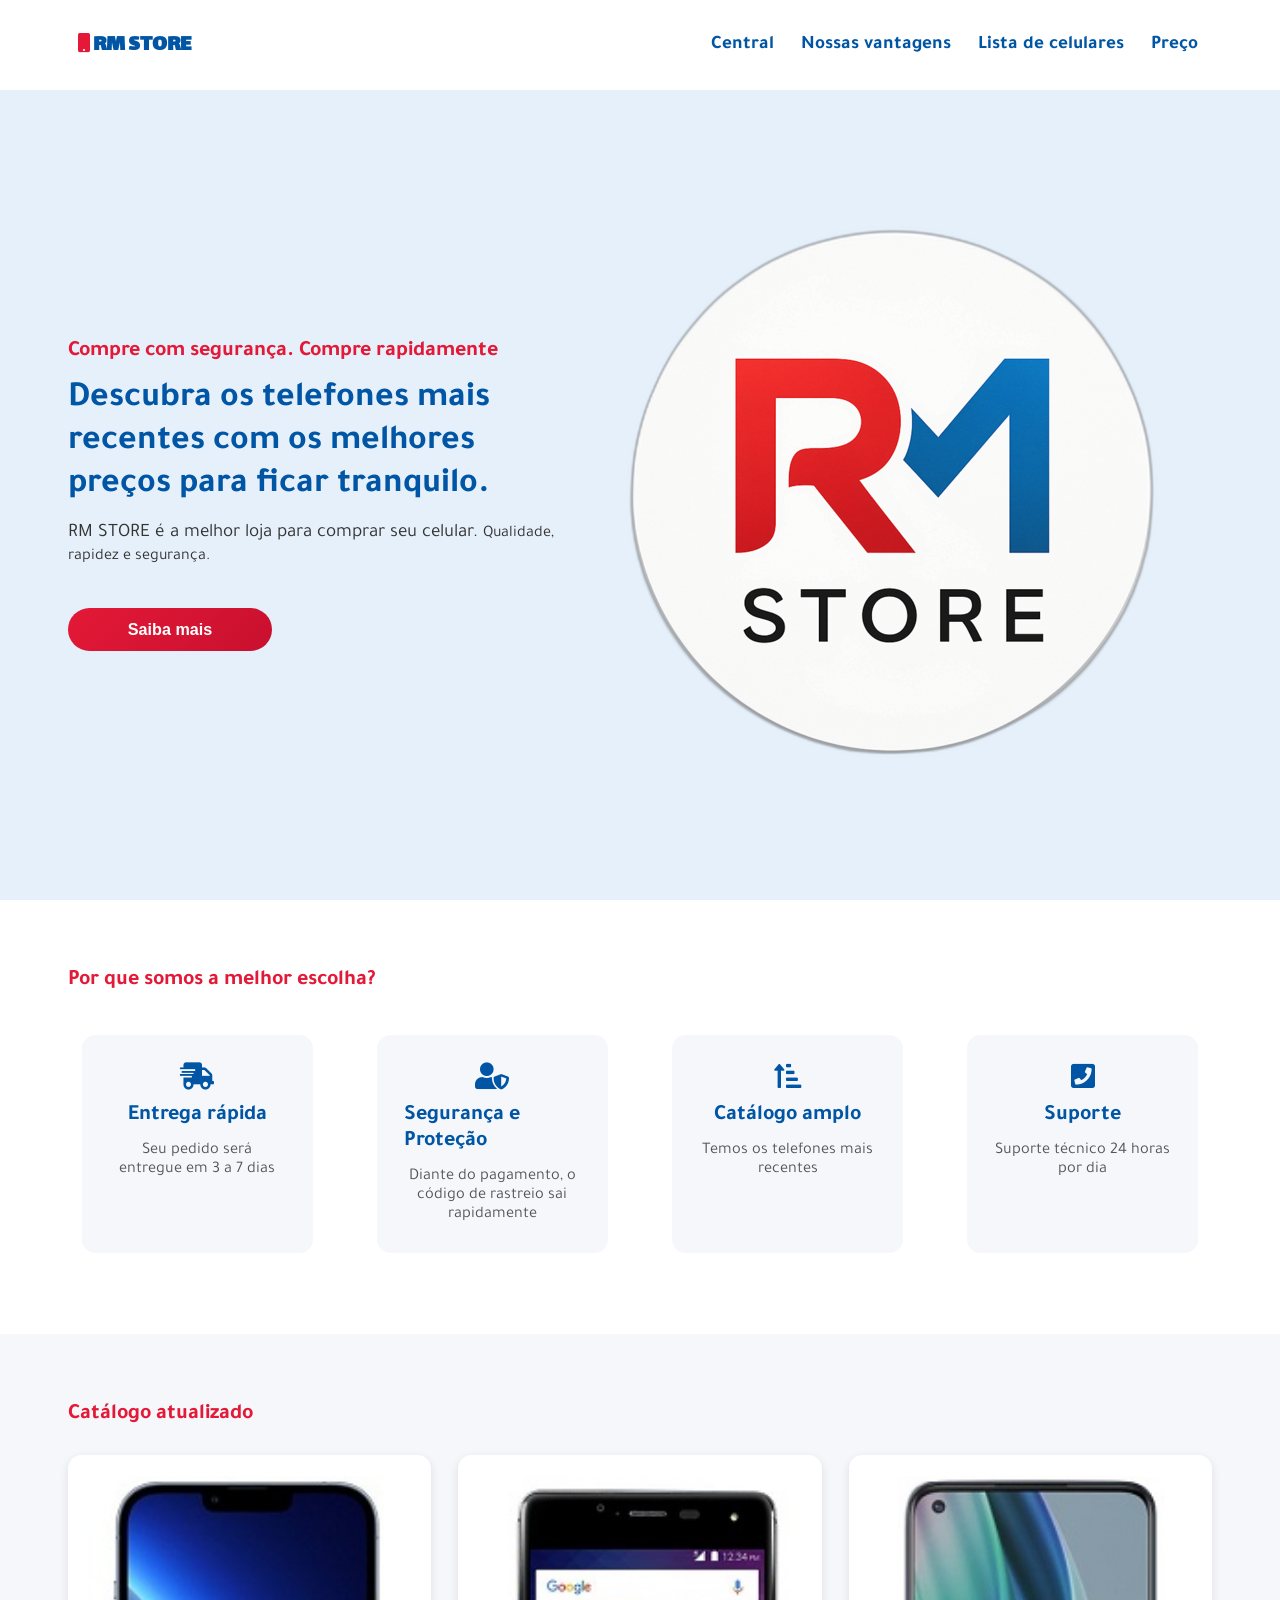
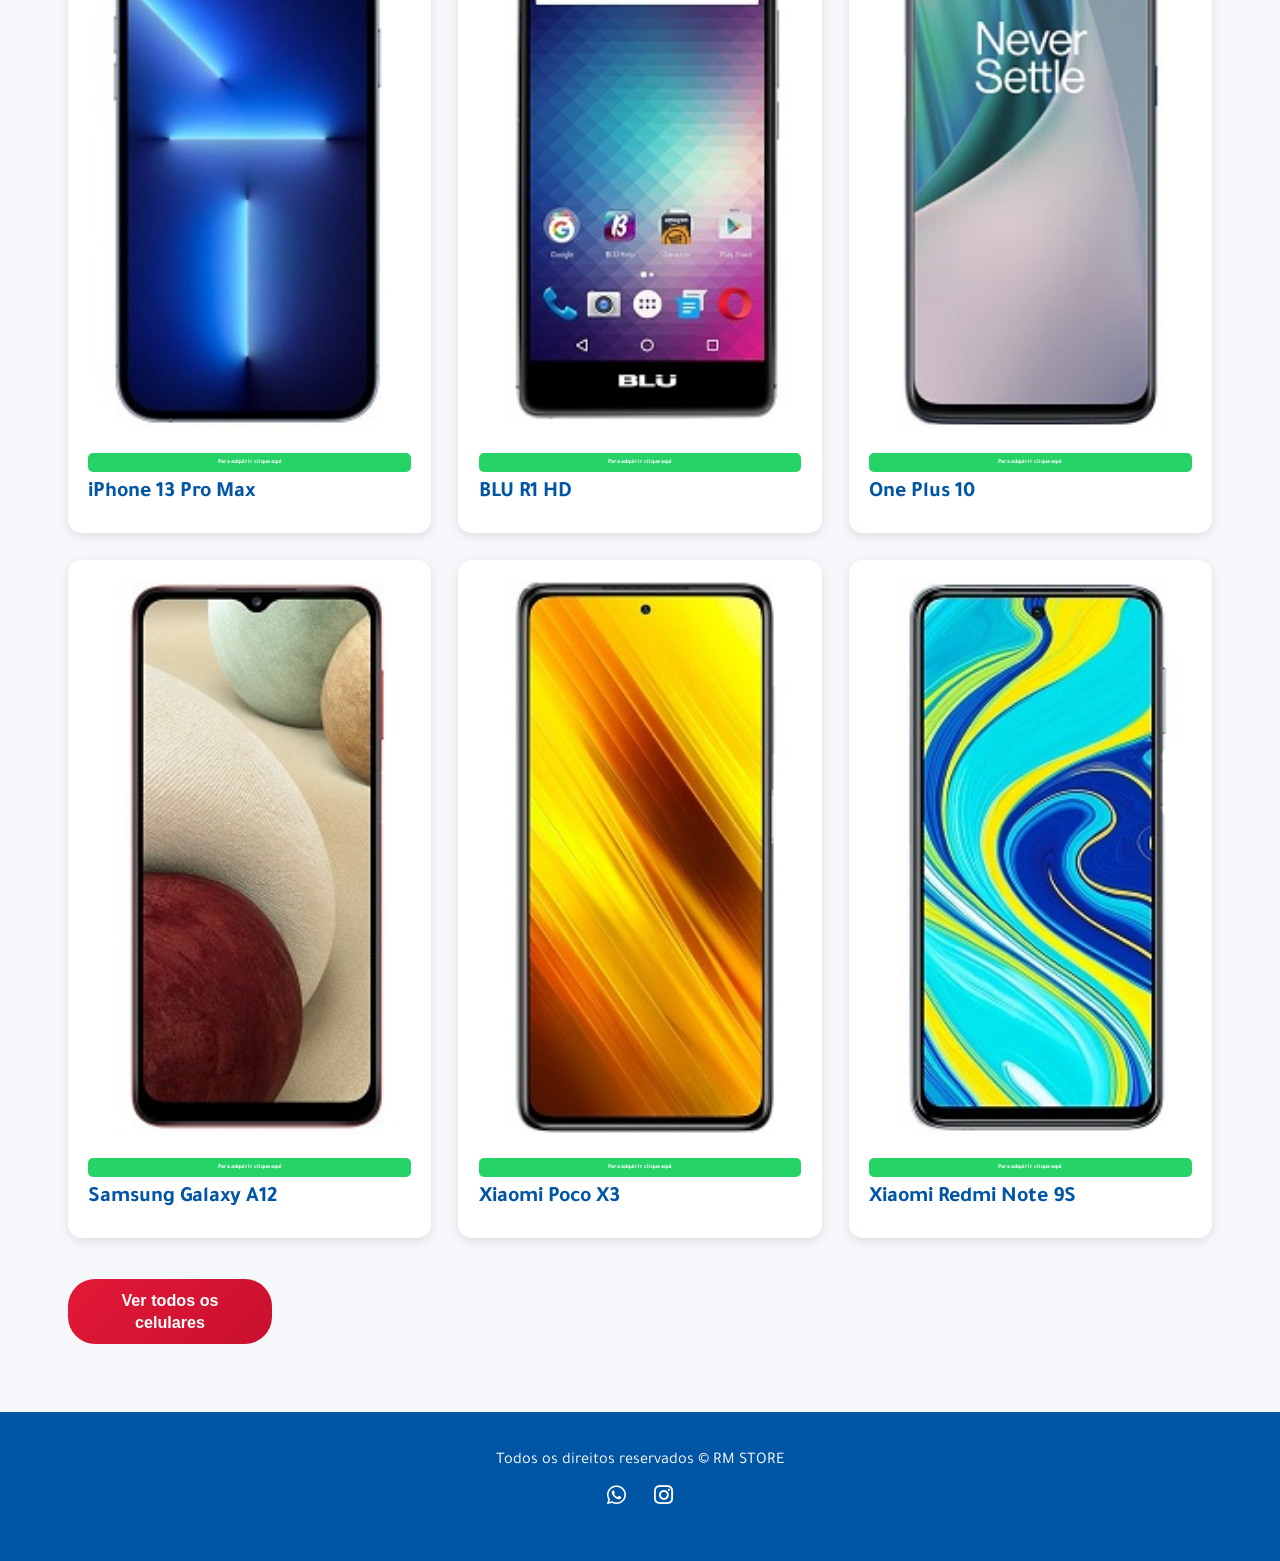
<file: index.html>
<!DOCTYPE html>
<html lang="en">
<head>
    <meta charset="UTF-8">
    <meta http-equiv="X-UA-Compatible" content="IE=edge">
    <meta name="viewport" content="width=device-width, initial-scale=1.0">
    <title>📱 RM STORE</title>
    <link rel="stylesheet" href="https://pro.fontawesome.com/releases/v5.10.0/css/all.css" crossorigin="anonymous"/>
    <link rel="stylesheet" href="css/master.css">
    <script src="main.js" defer></script>
</head>
<body>
    <nav>
        <div class="logo">
          <h4>
            <i class="fas fa-mobile"></i> RM STORE
          </h4>
        </div>
        <div class="bars-menu">
          <i class="fas fa-bars"></i>
        </div>
        <ul class="nav-items">
          <li class="nav-item">
            <a href="#" class="nav-link">Central</a>
          </li>
          <li class="nav-item">
            <a href="#features" class="nav-link">Nossas vantagens</a>
          </li>
          <li class="nav-item">
            <a href="#newest" class="nav-link">Lista de celulares</a>
          </li>
          <li class="nav-item">
            <a href="table.html" class="nav-link" target="_blank">Preço</a>
          </li>
        </ul>
    </nav>
     
    <section class="hero">
      <div class="hero-section">
        <div class="content">
          <h4>Compre com segurança. Compre rapidamente</h4>
          <h1>
            Descubra os telefones mais recentes com os melhores preços para ficar tranquilo.
          </h1>
          <p>
            RM STORE é a melhor loja para comprar seu celular.
            <span class="purple">Qualidade, rapidez e segurança.</span> 
          </p>
          <button class="btn"><a href="about.html" target="_blank">Saiba mais</a></button>
        </div>
        <div class="hero-image">
          <img src="images/smartphone.png" alt="smartphone" >
        </div>
      </div>
    </section>
    
    <section class="features" id="features">
      <div class="features-section">
        <h4>Por que somos a melhor escolha?</h4>
        <div class="qualities">
          <div class="quality">
            <i class="fas fa-shipping-fast"></i>
            <h3>Entrega rápida</h3>
            <p>Seu pedido será entregue em 3 a 7 dias</p>
          </div>
          <div class="quality">
            <i class="fas fa-user-shield"></i>
            <h3>Segurança e Proteção</h3>
            <p>Diante do pagamento, o código de rastreio sai rapidamente</p>
          </div>
          <div class="quality">
            <i class="fas fa-sort-amount-up-alt"></i>
            <h3>Catálogo amplo</h3>
            <p>Temos os telefones mais recentes</p>
          </div>
          <div class="quality">
            <i class="fas fa-phone-square"></i>
            <h3>Suporte</h3>
            <p>Suporte técnico 24 horas por dia</p>
          </div>
        </div>
      </div>
    </section>
    
    <section class="newest-phones" id="newest">
      <div class="phones-section">
        <h4>Catálogo atualizado</h4>
        <div class="phones">
          <div class="phone">
            <a href="https://wa.me/5599992180675?text=Olá!%20Gostaria%20de%20comprar%20um%20celular." target="_blank">
              <img src="images/apple-iphone-13-pro-max.jpg" alt="iPhone 13 Pro Max" style="cursor: pointer;">
            </a>
            <a href="https://wa.me/5599992180675?text=Olá!%20Gostaria%20de%20comprar%20um%20celular." target="_blank" class="btn-whatsapp">
              Para adquirir clique aqui
            </a>
            <h3>iPhone 13 Pro Max</h3>
          </div>
          <div class="phone">
            <a href="https://wa.me/5599992180675?text=Olá!%20Gostaria%20de%20comprar%20um%20celular." target="_blank">
              <img src="images/blu-r1-hd.jpg" alt="BLU R1 HD" style="cursor: pointer;">
            </a>
            <a href="https://wa.me/5599992180675?text=Olá!%20Gostaria%20de%20comprar%20um%20celular." target="_blank" class="btn-whatsapp">
              Para adquirir clique aqui
            </a>
            <h3>BLU R1 HD</h3>
          </div>
          <div class="phone">
            <a href="https://wa.me/5599992180675?text=Olá!%20Gostaria%20de%20comprar%20um%20celular." target="_blank">
              <img src="images/one-plus.jpg" alt="One Plus 10" style="cursor: pointer;">
            </a>
            <a href="https://wa.me/5599992180675?text=Olá!%20Gostaria%20de%20comprar%20um%20celular." target="_blank" class="btn-whatsapp">
              Para adquirir clique aqui
            </a>
            <h3>One Plus 10</h3>
          </div>
          <div class="phone">
            <a href="https://wa.me/5599992180675?text=Olá!%20Gostaria%20de%20comprar%20um%20celular." target="_blank">
              <img src="images/samsung-galaxy-a1.jpg" alt="Samsung Galaxy A12" style="cursor: pointer;">
            </a>
            <a href="https://wa.me/5599992180675?text=Olá!%20Gostaria%20de%20comprar%20um%20celular." target="_blank" class="btn-whatsapp">
              Para adquirir clique aqui
            </a>
            <h3>Samsung Galaxy A12</h3>
          </div>
          <div class="phone">
            <a href="https://wa.me/5599992180675?text=Olá!%20Gostaria%20de%20comprar%20um%20celular." target="_blank">
              <img src="images/xiaomi--poco-x3.jpg" alt="Xiaomi Poco X3" style="cursor: pointer;">
            </a>
            <a href="https://wa.me/5599992180675?text=Olá!%20Gostaria%20de%20comprar%20um%20celular." target="_blank" class="btn-whatsapp">
              Para adquirir clique aqui
            </a>
            <h3>Xiaomi Poco X3</h3>
          </div>
          <div class="phone">
            <a href="https://wa.me/5599992180675?text=Olá!%20Gostaria%20de%20comprar%20um%20celular." target="_blank">
              <img src="images/xiaomi--redmi-note-9s.jpg" alt="Xiaomi Redmi Note 9S" style="cursor: pointer;">
            </a>
            <a href="https://wa.me/5599992180675?text=Olá!%20Gostaria%20de%20comprar%20um%20celular." target="_blank" class="btn-whatsapp">
              Para adquirir clique aqui
            </a>
            <h3>Xiaomi Redmi Note 9S</h3>
          </div>
        </div>
        <div class="center-btn">
          <button class="btn">
            <a href="more.html" target="_blank">Ver todos os celulares</a>
          </button>
        </div>
      </div>
    </section>
    
    <footer>
      <div class="footer-section">
        <p>Todos os direitos reservados © RM STORE </p>
        <div class="socials">
          <a href="https://wa.me/5599992180675" target="_blank">
            <i class="fab fa-whatsapp"></i>
          </a>
          <a href="https://www.instagram.com/rmstore.slz" target="_blank">
            <i class="fab fa-instagram"></i>
          </a>
        </div>
      </div>
    </footer>
</body>
</html>
</file>
<file: css/master.css>
@import url("https://fonts.googleapis.com/css2?family=Lalezar&display=swap");
@import url("https://fonts.googleapis.com/css2?family=Tajawal:wght@300;700&display=swap");

:root {
  --vermelho: #E31937;
  --azul: #0055A4;
  --azul-claro: #E6F0FA;
  --vermelho-claro: #FCE8EB;
  --cinza-bg: #F5F7FA;
}

* {
  margin: 0;
  padding: 0;
  box-sizing: border-box;
}

body {
  font-family: "Tajawal", sans-serif;
  background-color: white;
}

nav {
  display: flex;
  justify-content: space-between;
  align-items: center;
  height: 10vh;
  max-width: 1366px;
  margin: 0 auto;
  padding: 0 5rem;
  background-color: white;
}

nav .logo {
  display: flex;
  font-size: 2rem;
  align-items: center;
}

nav .logo i {
  color: var(--vermelho);
  padding-left: 0.75rem;
}

nav .bars-menu {
  display: none;
}

nav .logo h4 {
  font-family: "Lalezar", cursive;
  color: var(--azul);
}

nav .nav-items {
  display: flex;
  list-style-type: none;
}

nav .nav-items .nav-item {
  padding: 0 1rem;
}

nav .nav-link {
  text-decoration: none;
  color: var(--azul);
  font-size: 1.4rem;
  font-weight: 700;
}

nav .nav-link:hover {
  color: var(--vermelho);
  transition: 0.3s ease;
}

.hero {
  background-color: var(--azul-claro);
}

.hero-section {
  max-width: 1366px;
  height: 90vh;
  display: flex;
  justify-content: space-between;
  align-items: center;
  margin: 0 auto;
  padding: 0 5rem;
}

.hero-section .content {
  display: flex;
  flex-direction: column;
}

.hero-section .content h4 {
  color: var(--vermelho);
  font-size: 1.6rem;
  margin-bottom: 1rem;
}

.hero-section .content h1 {
  font-size: 2.6rem;
  margin-bottom: 1rem;
  color: var(--azul);
}

.hero-section .content p {
  color: #333;
  font-size: 1.4rem;
}

.hero-section .content p span.highlight {
  color: var(--vermelho);
  font-weight: 700;
}

.btn {
  width: 15rem;
  margin-top: 3rem;
  border-radius: 2rem;
  outline: none;
  border: none;
  padding: 0.75rem 1.5rem;
  background: linear-gradient(135deg, var(--vermelho), #C8102E);
  color: white;
  font-size: 1.4rem;
  font-weight: 700;
  transition: all 0.3s;
}

.btn:hover {
  background: linear-gradient(135deg, var(--azul), #003D7A);
  cursor: pointer;
}

.btn a {
  text-decoration: none;
  color: white;
}

.btn-whatsapp {
  display: block;
  text-align: center;
  margin: 8px 0;
  font-weight: bold;
  color: #fff;
  background: #25d366;
  border-radius: 5px;
  padding: 6px 0;
  text-decoration: none;
  transition: background 0.2s;
}

.btn-whatsapp:hover {
  background: #128c7e;
}

section.features {
  padding: 5rem 0;
  background-color: white;
}

section.features .features-section {
  max-width: 1366px;
  margin: 0 auto;
  padding: 0 5rem;
  display: flex;
  flex-direction: column;
  justify-content: center;
}

.features-section h4 {
  color: var(--vermelho);
  font-size: 1.6rem;
  margin-bottom: 2rem;
}

.features-section .qualities {
  display: flex;
  justify-content: space-between;
}

.features-section .qualities .quality {
  display: flex;
  flex-direction: column;
  align-items: center;
  background-color: var(--cinza-bg);
  padding: 2rem;
  max-width: 17rem;
  border-radius: 1rem;
  margin: 1rem;
  transition: all 0.3s;
}

.features-section .qualities .quality:hover {
  transform: translateY(-5px);
  box-shadow: 0 5px 15px rgba(0, 85, 164, 0.1);
  border: 2px solid var(--vermelho);
}

.qualities .quality i {
  font-size: 2rem;
  color: var(--azul);
  margin-bottom: 1rem;
}

.qualities .quality h3 {
  font-size: 1.6rem;
  margin-bottom: 1rem;
  color: var(--azul);
}

.qualities .quality p {
  font-size: 1.2rem;
  text-align: center;
  color: #555;
}

.newest-phones {
  padding: 5rem 0;
  background-color: var(--cinza-bg);
}

.newest-phones .phones-section {
  max-width: 1366px;
  margin: 0 auto;
  padding: 0 5rem;
  display: flex;
  flex-direction: column;
}

.phones-section h4 {
  color: var(--vermelho);
  font-size: 1.6rem;
  margin-bottom: 2rem;
}

.phones-section .phones {
  display: grid;
  grid-template-columns: 1fr 1fr 1fr;
  justify-content: flex-start;
  gap: 2rem;
}

.phones .phone {
  background-color: white;
  padding: 1.5rem;
  border-radius: 1rem;
  box-shadow: 0 3px 10px rgba(0,0,0,0.1);
  transition: all 0.3s;
}

.phones .phone:hover {
  transform: translateY(-5px);
  box-shadow: 0 5px 15px rgba(227, 25, 55, 0.2);
}

.phone img {
  margin-bottom: 1rem;
  width: 100%;
  height: auto;
  transition: all 0.3s;
}

.phone img:hover {
  transform: scale(1.05);
  cursor: pointer;
}

.phone h3 {
  font-size: 1.6rem;
  color: var(--azul);
  margin-bottom: 0.5rem;
}

.phone .price {
  color: var(--vermelho);
  font-size: 1.4rem;
  font-weight: 700;
}

footer {
  background-color: var(--azul);
  color: white;
  padding: 3rem 0;
}

.footer-section {
  display: flex;
  flex-direction: column;
  align-items: center;
  max-width: 1366px;
  margin: 0 auto;
  padding: 0 5rem;
}

.footer-section p {
  font-size: 1.2rem;
  margin-bottom: 1rem;
  text-align: center;
}

.footer-section .socials {
  margin-bottom: 1rem;
}

.footer-section .socials i {
  padding: 0 1rem;
  font-size: 1.6rem;
  color: white;
  transition: all 0.3s;
}

.footer-section .socials i:hover {
  color: var(--vermelho-claro);
  cursor: pointer;
}

/* Media Queries (mantidos originais com ajustes de cores) */
@media (max-width: 1300px) {
  * {
    font-size: 85%;
  }
}

@media (max-width: 1175px) {
  * { 
    font-size: 80%;
  }
}

@media (max-width: 1000px) {
  * {
    text-align: center;
  }
  .hero img {
    display: none;
  }
  .hero-section {
    align-items: center;
    padding: 2rem 0;
    width: 80%;
  }
  .features-section .qualities {
    flex-wrap: wrap;
    justify-content: center;
  }
}

@media (max-width: 660px) {
  .phones-section .phones {
    grid-template-columns: 1fr 1fr;
  }
}

@media (max-width: 504px) {
  .phones-section .phones {
    grid-template-columns: 1fr;
  }
  nav .nav-items {
    background-color: var(--azul);
  }
}
</file>
